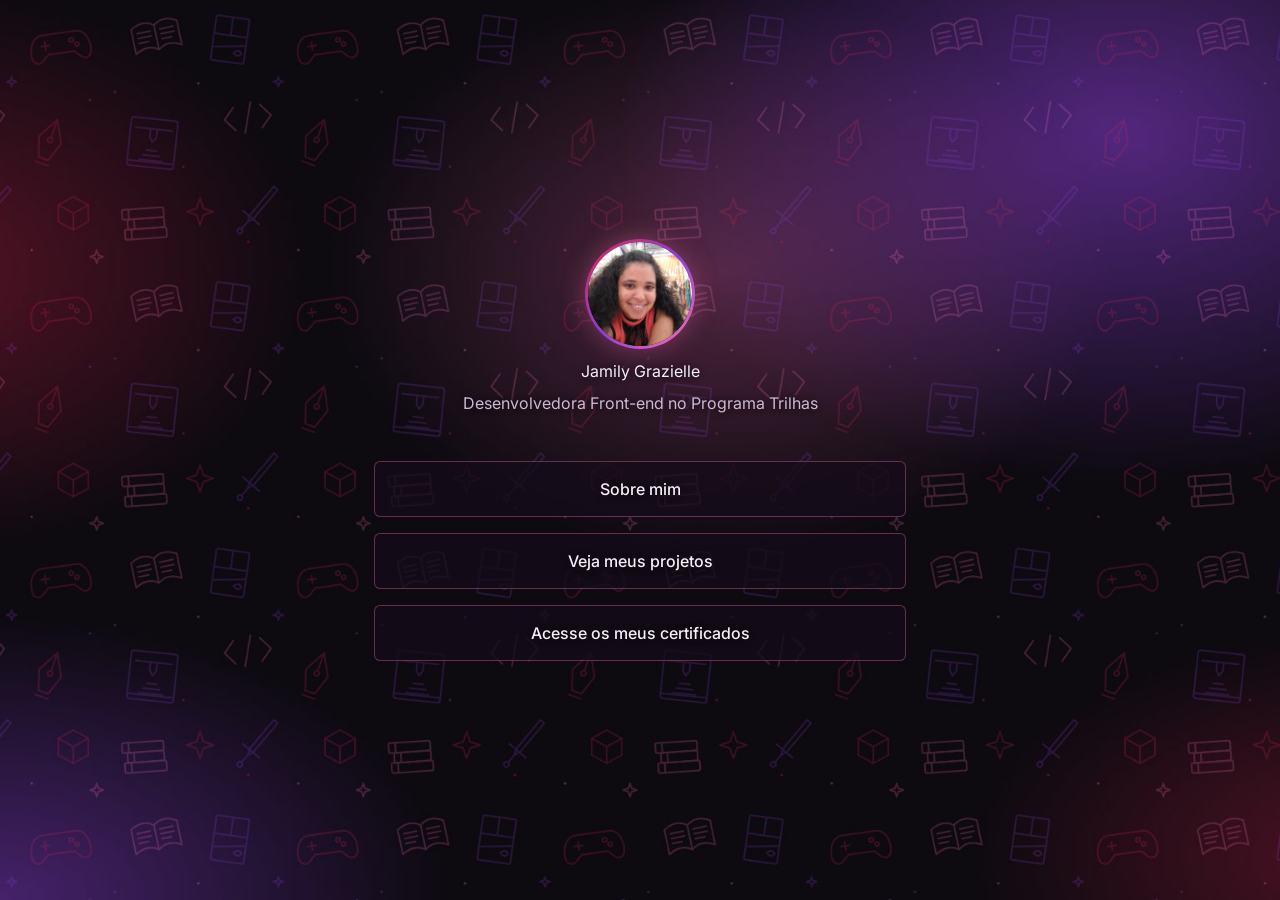
<file: index.html>
<!DOCTYPE html>
<html lang="pt-BR">
<head>
  <meta charset="UTF-8">
  <meta name="viewport" content="width=device-width, initial-scale=1.0">
  <title>Jamily Grazielle | Portfolio</title>
  <link rel="stylesheet" href="style.css">
</head>
<body>
  <main class="container">

    <header class="perfil">
      <img class="perfil__foto" src="assets/JamilyLogo.jpg" alt="Foto de perfil">
      <h1 class="perfil__nome">Jamily Grazielle</h1>
      <p class="perfil__cargo">Desenvolvedora Front-end no Programa Trilhas</p>
    </header>

    <nav>
      <ul class="menu">
        <li><a class="botao" href="sobre.html">Sobre mim</a></li>
        <li><a class="botao" href="projetos.html">Veja meus projetos</a></li>
        <li><a class="botao" href="https://drive.google.com/drive/folders/1OeqzjbPKmA2Mda1zeQCmgjakBd2II7K_?usp=sharing" target="_blank" rel="noopener">Acesse os meus certificados</a></li>
      </ul>
    </nav>

  </main>
</body>
</html>
</file>
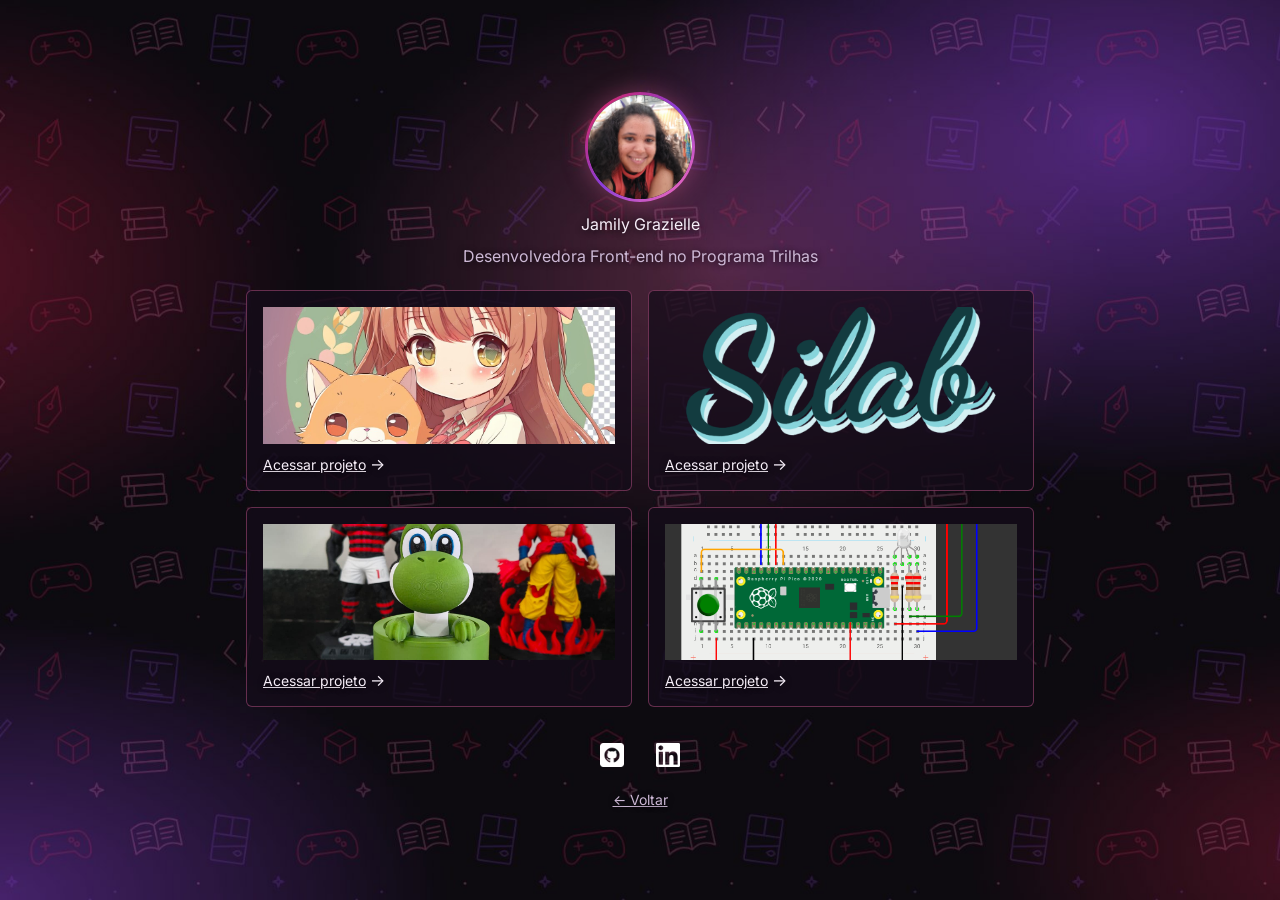
<file: projetos.html>
<!DOCTYPE html>
<html lang="pt-BR">
<head>
  <meta charset="UTF-8">
  <meta name="viewport" content="width=device-width, initial-scale=1.0">
  <title>Projetos | Portfolio</title>
  <link rel="stylesheet" href="style.css">
</head>
<body>
  <main class="container">

    <header class="perfil">
      <img class="perfil__foto" src="assets/JamilyLogo.jpg" alt="Foto de perfil">
      <h1 class="perfil__nome">Jamily Grazielle</h1>
      <p class="perfil__cargo">Desenvolvedora Front-end no Programa Trilhas</p>
    </header>

    <ul class="projetos">
      <li class="projeto">
        <img class="projeto__imagem" src="assets/animeMobile-logo.jpg" alt="Logo do Anime Mobile">
        <a class="projeto__link" href="https://github.com/JamilyGrazielle/Anime_Mobile" target="_blank" rel="noopener">Acessar projeto</a> &#8594;
      </li>
      <li class="projeto">
        <img class="projeto__imagem" src="assets/Silab-logo.png" alt="Logo do Silab">
        <a class="projeto__link" href="https://github.com/JamilyGrazielle/SiLab/tree/main" target="_blank" rel="noopener">Acessar projeto</a> &#8594;
      </li>
      <li class="projeto">
        <img class="projeto__imagem" src="assets/ifma-portas-abertas.jpeg" alt="Imagem do projeto ifma portas abertas">
        <a class="projeto__link" href="https://drive.google.com/drive/folders/1vyjFhBsBifEbnFf4-lJRIw_Y3_fvBohP?usp=sharing" target="_blank" rel="noopener">Acessar projeto</a> &#8594;
      </li>
      <li class="projeto">
        <img class="projeto__imagem" src="assets/circuito_botao.png" alt="Imagem da comunidade">
        <a class="projeto__link" href="https://github.com/Team-Two-Maker/pico-sdk-PT-BR-/tree/main" target="_blank" rel="noopener">Acessar projeto</a> &#8594;
      </li>
    </ul>

    <ul class="redes">
      <li>
        <a href="https://github.com/JamilyGrazielle" target="_blank" rel="noopener">
          <img src="assets/icone-github.png" alt="GitHub" width="24" height="24">
        </a>
      </li>
      <li>
        <a href="https://www.linkedin.com/in/jamily-grazielle-87b591212/" target="_blank" rel="noopener">
          <img src="assets/icone-linkedin.png" alt="LinkedIn" width="24" height="24">
        </a>
      </li>
    </ul>

    <a class="voltar" href="index.html">← Voltar</a>

  </main>
</body>
</html>
</file>
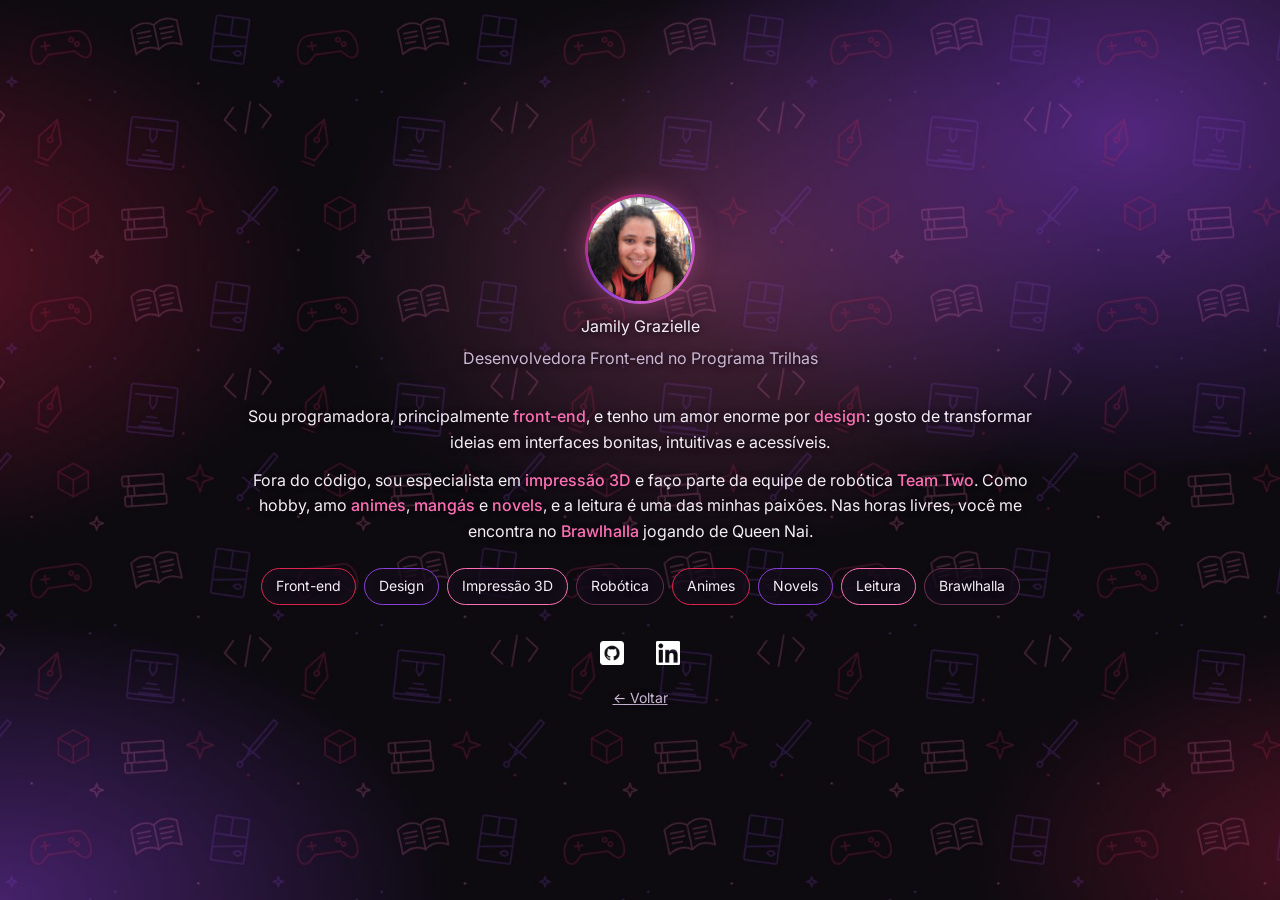
<file: sobre.html>
<!DOCTYPE html>
<html lang="pt-BR">
<head>
  <meta charset="UTF-8">
  <meta name="viewport" content="width=device-width, initial-scale=1.0">
  <title>Sobre mim | Portfólio</title>
  <link rel="stylesheet" href="style.css">
</head>
<body>
  <main class="container">

    <header class="perfil">
      <img class="perfil__foto" src="assets/JamilyLogo.jpg" alt="Foto de perfil">
      <h1 class="perfil__nome">Jamily Grazielle</h1>
      <p class="perfil__cargo">Desenvolvedora Front-end no Programa Trilhas</p>
    </header>

    <section class="sobre">
      <p>
        Sou programadora, principalmente <strong>front-end</strong>, e tenho um amor enorme por <strong>design</strong>:
        gosto de transformar ideias em interfaces bonitas, intuitivas e acessíveis.
      </p>
      <p>
        Fora do código, sou especialista em <strong>impressão 3D</strong> e faço parte da equipe de
        robótica <strong>Team Two</strong>. Como hobby, amo <strong>animes</strong>, <strong>mangás</strong>
        e <strong>novels</strong>, e a leitura é uma das minhas paixões.
        Nas horas livres, você me encontra no <strong>Brawlhalla</strong> jogando de Queen Nai.
      </p>

      <ul class="interesses">
        <li>Front-end</li>
        <li>Design</li>
        <li>Impressão 3D</li>
        <li>Robótica</li>
        <li>Animes</li>
        <li>Novels</li>
        <li>Leitura</li>
        <li>Brawlhalla</li>
      </ul>
    </section>

    <ul class="redes">
      <li>
        <a href="https://github.com/JamilyGrazielle" target="_blank" rel="noopener">
          <img src="assets/icone-github.png" alt="GitHub" width="24" height="24">
        </a>
      </li>
      <li>
        <a href="https://www.linkedin.com/in/jamily-grazielle-87b591212/" target="_blank" rel="noopener">
          <img src="assets/icone-linkedin.png" alt="LinkedIn" width="24" height="24">
        </a>
      </li>
    </ul>

    <a class="voltar" href="index.html">← Voltar</a>

  </main>
</body>
</html>
</file>
<file: style.css>
@import url("https://fonts.googleapis.com/css2?family=Inter:wght@400;500&display=swap");

:root {
  --cor-preto: #0d0a10;
  --cor-vermelho: #e0234e;
  --cor-roxo: #8b3fd9;
  --cor-rosa: #ff6fb5;
  --cor-texto: #f6eef8;
  --cor-texto-suave: #cdb9d6;
  --cor-borda: rgba(255, 111, 181, 0.35);
  --cor-borda-hover: var(--cor-rosa);
  --fundo-cartao: rgba(20, 12, 26, 0.75);
  --raio: 6px;
  --largura-botoes: 532px;
  --largura-projetos: 788px;
}

* {
  margin: 0;
  padding: 0;
  box-sizing: border-box;
}

img {
  display: block;
  max-width: 100%;
}

a {
  color: inherit;
}

body {
  min-height: 100vh;
  font-family: "Inter", Arial, sans-serif;
  color: var(--cor-texto);
  text-shadow: 0 1px 6px rgba(13, 10, 16, 0.9);

  background-color: var(--cor-preto);
  background-image: url("assets/fundo.jpg");
  background-size: cover;
  background-position: center;
  background-attachment: fixed;

  display: flex;
  justify-content: center;
  align-items: center;
  padding: 48px 16px;
}

.container {
  width: 100%;
  display: flex;
  flex-direction: column;
  align-items: center;
  text-align: center;
}

.perfil {
  display: flex;
  flex-direction: column;
  align-items: center;
}

.perfil__foto {
  width: 110px;
  height: 110px;
  border-radius: 50%;
  border: 3px solid transparent;
  background:
    linear-gradient(var(--cor-preto), var(--cor-preto)) padding-box,
    linear-gradient(135deg, var(--cor-vermelho), var(--cor-roxo), var(--cor-rosa)) border-box;
  object-fit: cover;
  box-shadow: 0 0 24px rgba(255, 111, 181, 0.35);
}

.perfil__nome {
  margin-top: 12px;
  font-size: 16px;
  font-weight: 400;
}

.perfil__cargo {
  margin-top: 12px;
  font-size: 16px;
  color: var(--cor-texto-suave);
}

nav {
  width: 100%;
  display: flex;
  justify-content: center;
}

.menu {
  width: 100%;
  max-width: var(--largura-botoes);
  margin-top: 48px;
  display: flex;
  flex-direction: column;
  gap: 16px;
  list-style: none;
}

.botao {
  display: block;
  padding: 17px 24px;
  font-size: 16px;
  font-weight: 500;
  text-decoration: none;
  background-color: var(--fundo-cartao);
  border: 1px solid var(--cor-borda);
  border-radius: var(--raio);
  transition: border-color 0.2s, background-color 0.2s, box-shadow 0.2s;
}

.botao:hover,
.botao:focus-visible {
  border-color: var(--cor-borda-hover);
  background-color: rgba(139, 63, 217, 0.25);
  box-shadow: 0 0 16px rgba(255, 111, 181, 0.3);
  outline: none;
}

.sobre {
  max-width: 800px;
  margin-top: 36px;
  font-size: 16px;
  line-height: 1.6;
}

.sobre p + p {
  margin-top: 12px;
}

.sobre strong {
  color: var(--cor-rosa);
  font-weight: 500;
}

.interesses {
  margin-top: 24px;
  display: flex;
  flex-wrap: wrap;
  justify-content: center;
  gap: 8px;
  list-style: none;
}

.interesses li {
  padding: 6px 14px;
  font-size: 14px;
  border: 1px solid var(--cor-borda);
  border-radius: 999px;
  background-color: var(--fundo-cartao);
}

.interesses li:nth-child(4n + 1) { border-color: var(--cor-vermelho); }
.interesses li:nth-child(4n + 2) { border-color: var(--cor-roxo); }
.interesses li:nth-child(4n + 3) { border-color: var(--cor-rosa); }

.projetos {
  width: 100%;
  max-width: var(--largura-projetos);
  margin-top: 24px;
  display: grid;
  grid-template-columns: repeat(2, 1fr);
  gap: 16px;
  list-style: none;
  text-align: left;
}

.projeto {
  padding: 16px;
  background-color: var(--fundo-cartao);
  border: 1px solid var(--cor-borda);
  border-radius: var(--raio);
}

.projeto__imagem {
  width: 100%;
  aspect-ratio: 355 / 138;
  object-fit: cover;
}

.projeto__link {
  display: inline-block;
  margin-top: 12px;
  font-size: 14px;
}

.projeto:hover {
  border-color: var(--cor-borda-hover);
}

.projeto__link:hover {
  color: var(--cor-rosa);
}

.redes {
  margin-top: 36px;
  display: flex;
  gap: 32px;
  list-style: none;
}

.redes a {
  display: block;
  transition: transform 0.2s;
}

.redes a:hover {
  transform: translateY(-2px);
}

.redes img {
  width: 24px;
  height: 24px;
  filter: brightness(0) invert(1);
  transition: filter 0.2s;
}

.redes a:hover img {
  filter: brightness(0) invert(1) drop-shadow(0 0 6px #ff6fb5);
}

.voltar {
  margin-top: 24px;
  font-size: 14px;
  color: var(--cor-texto-suave);
}

.voltar:hover {
  color: var(--cor-rosa);
}

@media (max-width: 600px) {
  .projetos {
    grid-template-columns: 1fr;
  }

  .sobre br {
    display: none;
  }
}
</file>
